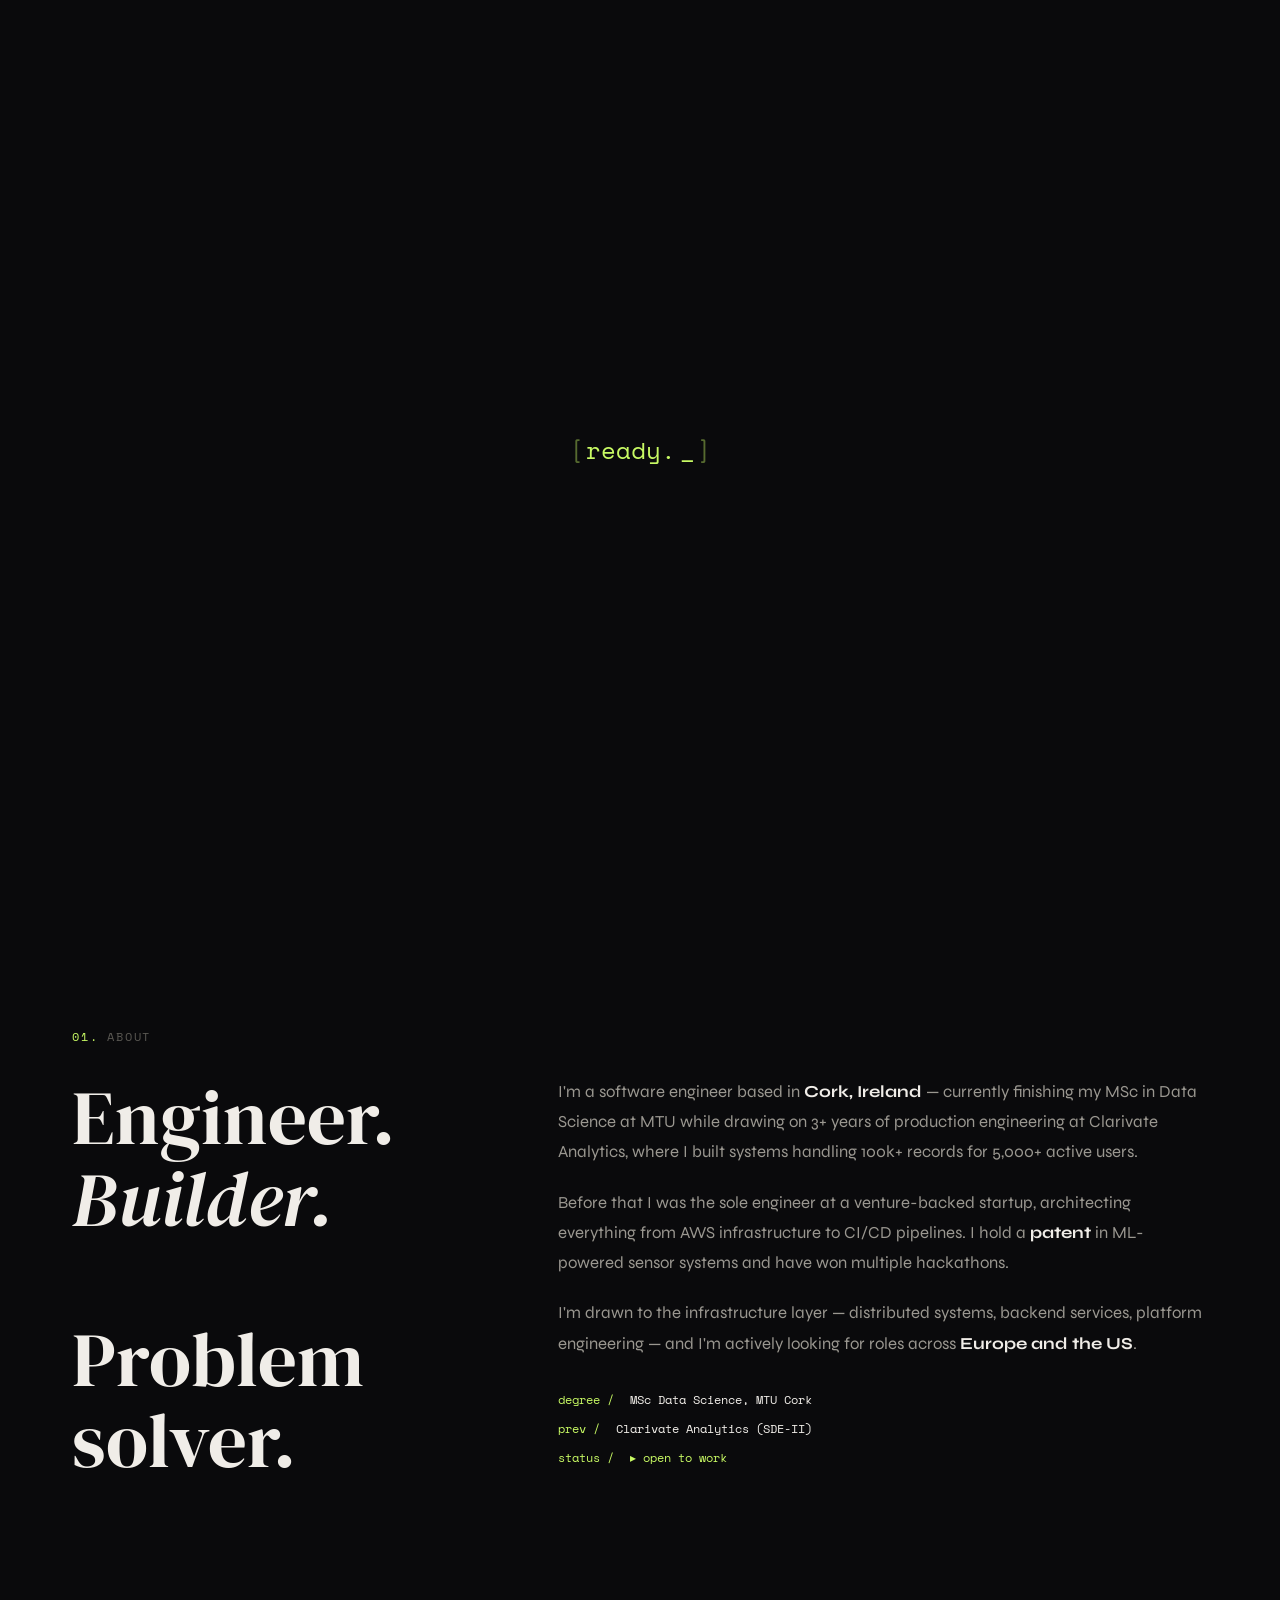
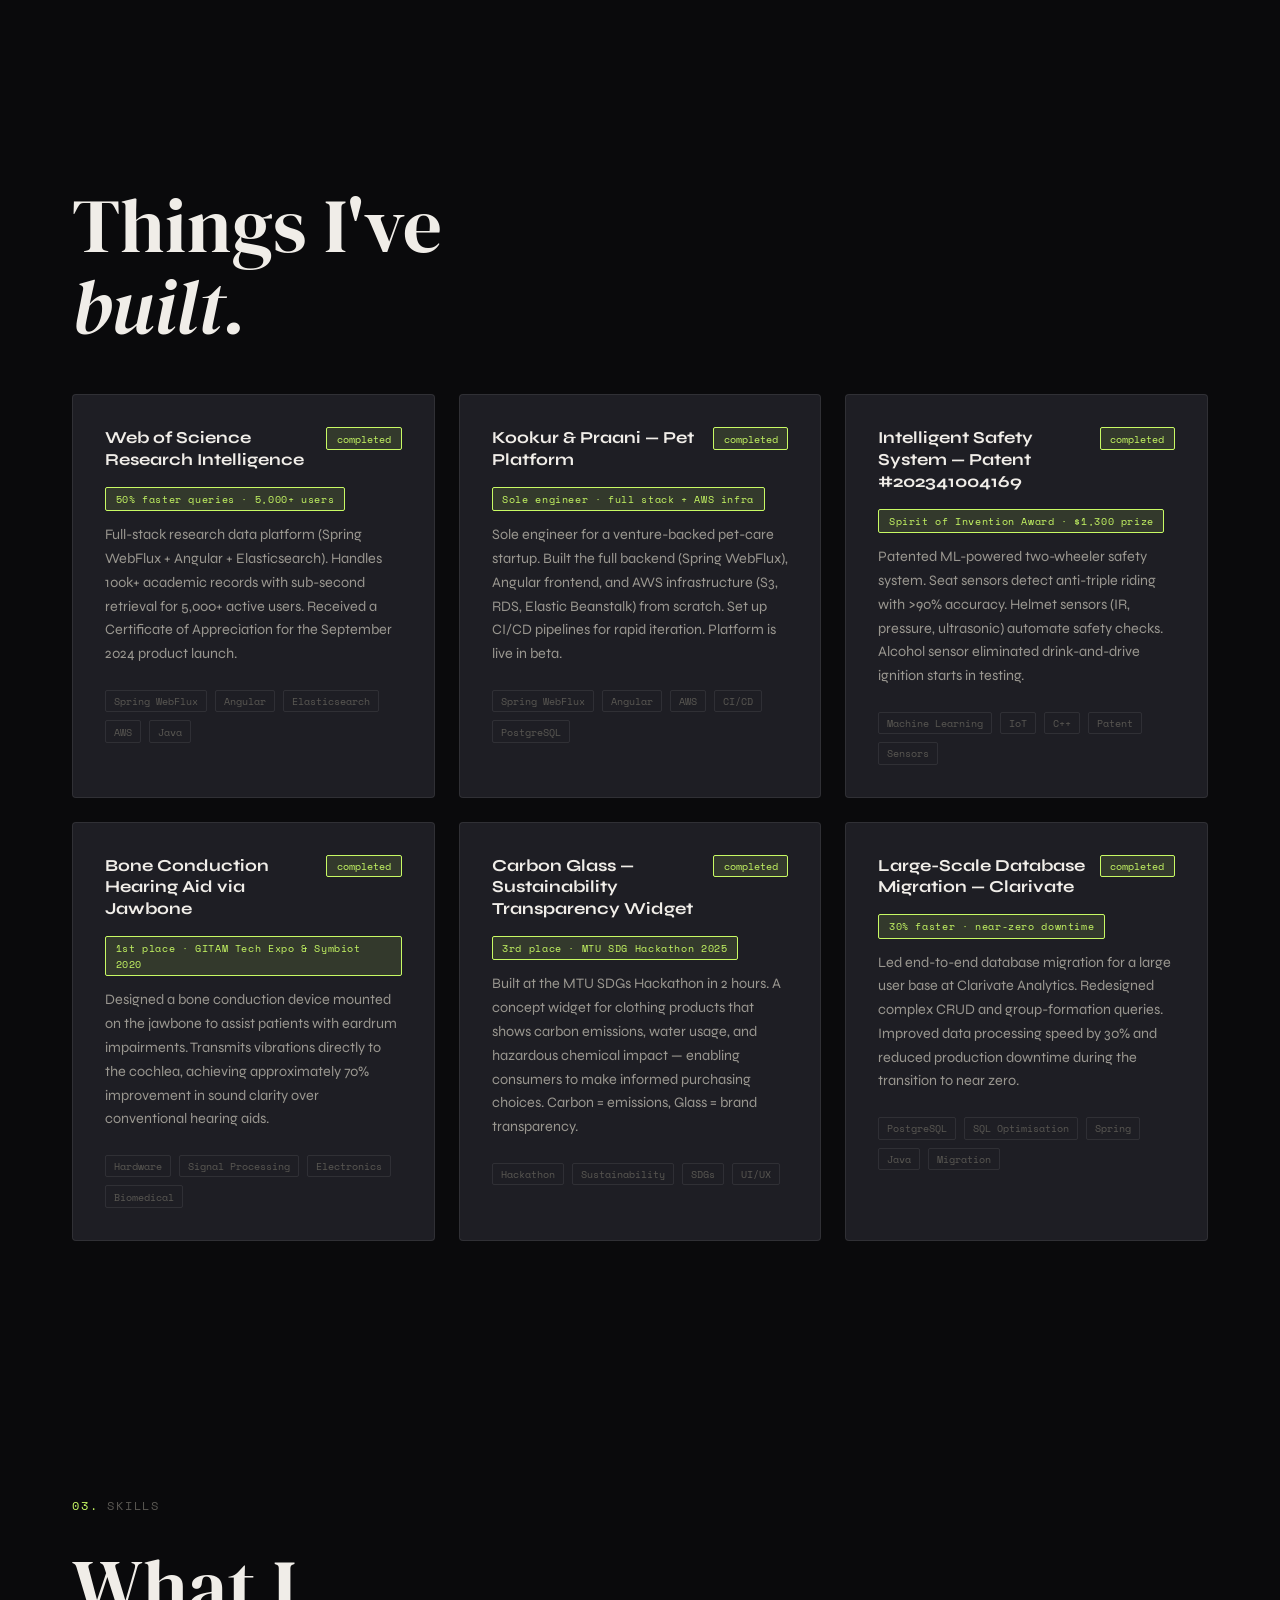
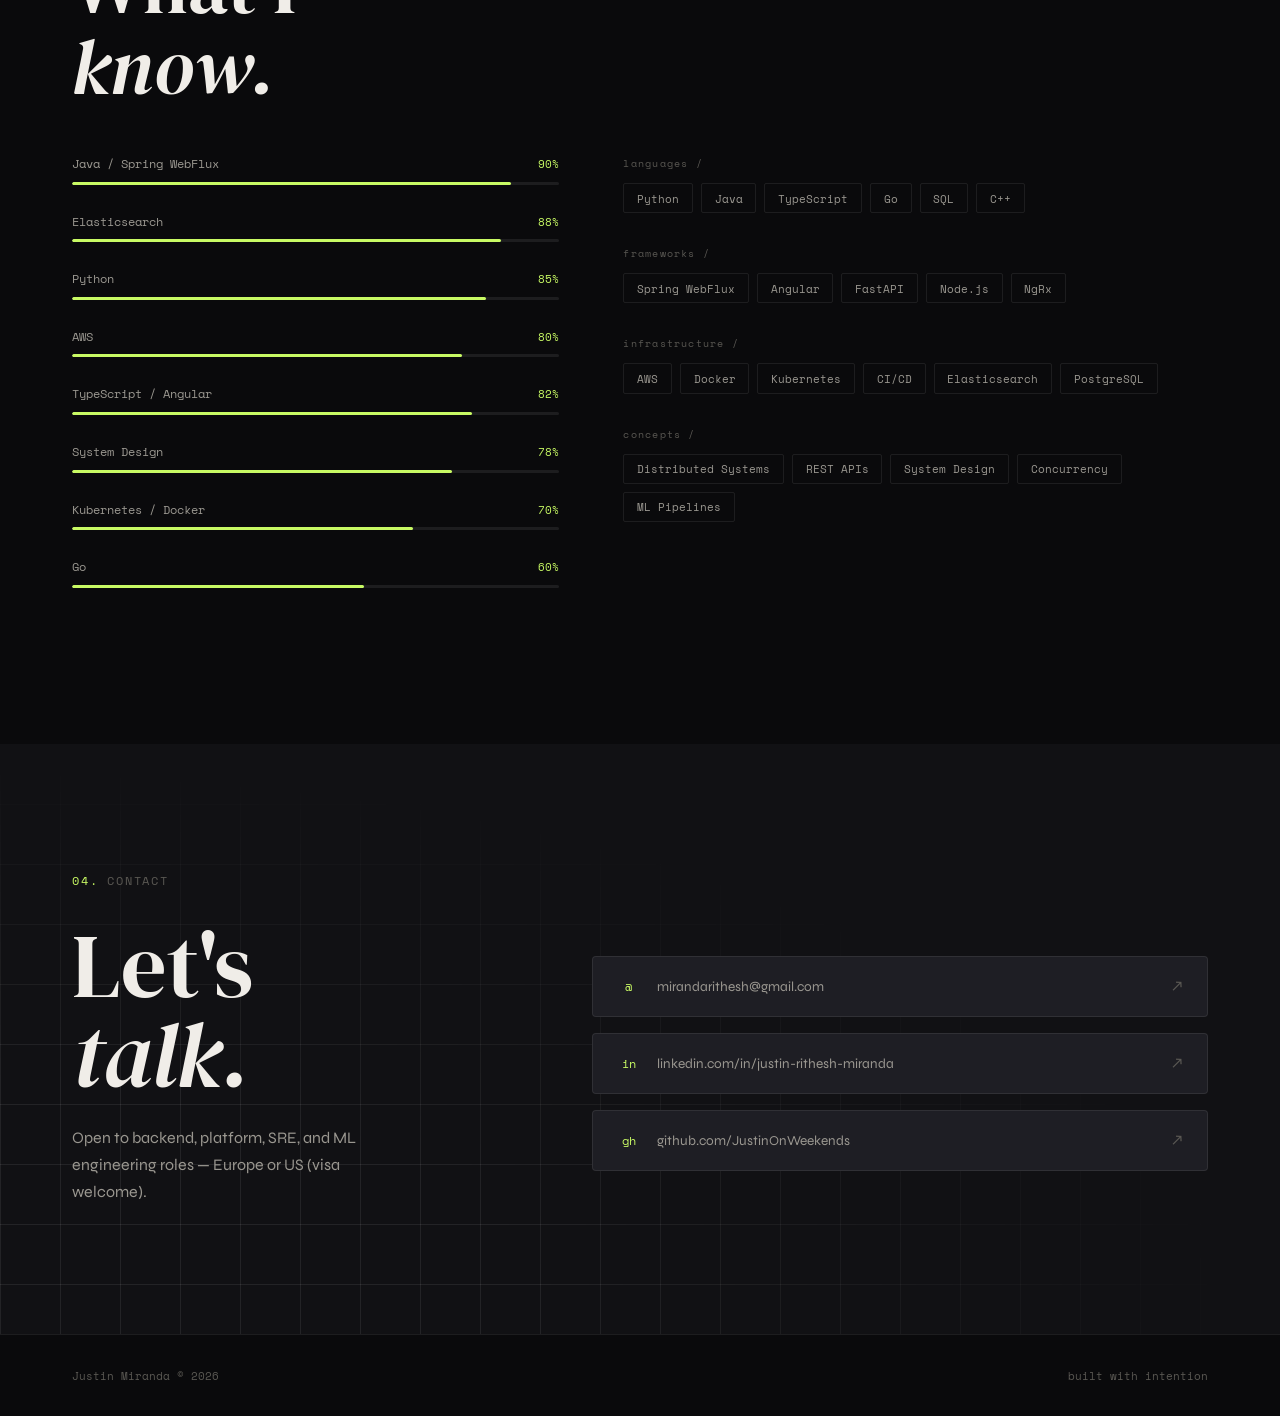
<file: index.html>
<!DOCTYPE html>
<html lang="en" data-theme="dark">
<head>
  <meta charset="UTF-8" />
  <meta name="viewport" content="width=device-width, initial-scale=1.0" />
  <title>Justin Miranda — Software Engineer</title>
  <link rel="preconnect" href="https://fonts.googleapis.com" />
  <link rel="preconnect" href="https://fonts.gstatic.com" crossorigin />
  <link href="https://fonts.googleapis.com/css2?family=DM+Serif+Display:ital@0;1&family=Space+Mono:ital,wght@0,400;0,700;1,400&family=Syne:wght@400;600;700;800&display=swap" rel="stylesheet" />
  <link rel="stylesheet" href="style.css" />
</head>
<body>

<!-- ░░ LOADER ░░ -->
<div id="loader">
  <div class="loader-inner">
    <span class="loader-bracket">[</span>
    <span class="loader-text" id="loaderText"></span>
    <span class="loader-cursor">_</span>
    <span class="loader-bracket">]</span>
  </div>
</div>

<!-- ░░ CURSOR ░░ -->
<div id="cursor"></div>
<div id="cursorTrail"></div>

<!-- ░░ NAV ░░ -->
<nav id="nav">
  <a href="#hero" class="nav-logo">JM<span class="nav-logo-dot">.</span></a>
  <ul class="nav-links">
    <li><a href="#about" data-text="about">about</a></li>
    <li><a href="#projects" data-text="projects">projects</a></li>
    <li><a href="#skills" data-text="skills">skills</a></li>
    <li><a href="#contact" data-text="contact">contact</a></li>
  </ul>
  <div class="nav-right">
    <button id="themeToggle" aria-label="Toggle theme">
      <span class="theme-icon sun">☀</span>
      <span class="theme-icon moon">◑</span>
    </button>
    <a href="secret.html" class="nav-secret" tabindex="-1">·</a>
  </div>
</nav>

<!-- ░░ HERO ░░ -->
<section id="hero">
  <div class="hero-bg-grid"></div>

  <div class="hero-content">
    <div class="hero-left">
      <div class="hero-tag reveal-up"><span class="mono">//</span> available for work</div>
      <h1 class="hero-name reveal-up">
        <span class="line-wrap"><span class="reveal-line">Justin</span></span>
        <span class="line-wrap"><span class="reveal-line delay-1">Miranda</span></span>
      </h1>
      <p class="hero-role reveal-up delay-2">
        <span class="mono accent">{"role":</span> "Software Engineer"<span class="mono accent">}</span>
      </p>
      <p class="hero-tagline reveal-up delay-3">
        Building systems that scale —<br/>from distributed backends to ML pipelines.
      </p>
      <div class="hero-ctas reveal-up delay-4">
        <a href="#projects" class="btn-primary">view work</a>
        <a href="#contact" class="btn-ghost">get in touch</a>
      </div>
      <div class="hero-stack reveal-up delay-5">
        <span class="stack-label mono">stack /</span>
        <span class="stack-item">Python</span>
        <span class="stack-item">Go</span>
        <span class="stack-item">AWS</span>
        <span class="stack-item">Elasticsearch</span>
        <span class="stack-item">K8s</span>
      </div>
    </div>

    <div class="hero-right reveal-up delay-2">
      <div class="avatar-wrap" id="avatarWrap">
        <!-- Base initials avatar -->
        <div class="avatar-base" id="avatarBase">JM</div>
        <!-- Dark mode overlay: subtle gradient ring -->
        <div class="avatar-overlay dark-overlay" id="darkOverlay"></div>
        <!-- Light mode overlay: sunglasses SVG -->
        <div class="avatar-overlay light-overlay" id="lightOverlay">
          <svg class="sunglasses-svg" viewBox="0 0 200 60" xmlns="http://www.w3.org/2000/svg">
            <!-- Bridge -->
            <line x1="78" y1="28" x2="122" y2="28" stroke="currentColor" stroke-width="3" stroke-linecap="round"/>
            <!-- Left lens -->
            <rect x="14" y="10" width="62" height="36" rx="12" fill="rgba(0,0,0,0.75)" stroke="currentColor" stroke-width="3"/>
            <!-- Right lens -->
            <rect x="124" y="10" width="62" height="36" rx="12" fill="rgba(0,0,0,0.75)" stroke="currentColor" stroke-width="3"/>
            <!-- Left arm -->
            <line x1="14" y1="22" x2="2" y2="18" stroke="currentColor" stroke-width="3" stroke-linecap="round"/>
            <!-- Right arm -->
            <line x1="186" y1="22" x2="198" y2="18" stroke="currentColor" stroke-width="3" stroke-linecap="round"/>
            <!-- Lens shine left -->
            <ellipse cx="32" cy="20" rx="8" ry="5" fill="rgba(255,255,255,0.12)" transform="rotate(-15 32 20)"/>
            <!-- Lens shine right -->
            <ellipse cx="142" cy="20" rx="8" ry="5" fill="rgba(255,255,255,0.12)" transform="rotate(-15 142 20)"/>
          </svg>
        </div>
        <!-- Floating badge -->
        <div class="avatar-badge">
          <span class="badge-dot"></span>
          <span>Cork, Ireland</span>
        </div>
      </div>

      <!-- Floating stats -->
      <div class="float-card fc-1 reveal-up delay-3">
        <div class="fc-num">3+</div>
        <div class="fc-label">years prod</div>
      </div>
      <div class="float-card fc-2 reveal-up delay-4">
        <div class="fc-num">5k+</div>
        <div class="fc-label">users served</div>
      </div>
      <div class="float-card fc-3 reveal-up delay-5">
        <div class="fc-num">1</div>
        <div class="fc-label">patent held</div>
      </div>
    </div>
  </div>

  <div class="hero-scroll-hint">
    <span class="mono">scroll</span>
    <div class="scroll-line"></div>
  </div>
</section>

<!-- ░░ ABOUT ░░ -->
<section id="about" class="section">
  <div class="container">
    <div class="section-label reveal-up"><span class="mono accent">01.</span> about</div>

    <div class="about-grid">
      <div class="about-text reveal-up">
        <h2 class="section-heading">Engineer.<br/><em>Builder.</em><br/>Problem solver.</h2>
      </div>

      <div class="about-body reveal-up delay-1">
        <p>
          I'm a software engineer based in <strong>Cork, Ireland</strong> — currently finishing my
          MSc in Data Science at MTU while drawing on 3+ years of production engineering at
          Clarivate Analytics, where I built systems handling 100k+ records for 5,000+ active users.
        </p>
        <p>
          Before that I was the sole engineer at a venture-backed startup, architecting everything
          from AWS infrastructure to CI/CD pipelines. I hold a <strong>patent</strong> in ML-powered
          sensor systems and have won multiple hackathons.
        </p>
        <p>
          I'm drawn to the infrastructure layer — distributed systems, backend services, platform
          engineering — and I'm actively looking for roles across <strong>Europe and the US</strong>.
        </p>

        <div class="about-meta">
          <div class="meta-item">
            <span class="mono accent">degree /</span>
            <span>MSc Data Science, MTU Cork</span>
          </div>
          <div class="meta-item">
            <span class="mono accent">prev /</span>
            <span>Clarivate Analytics (SDE-II)</span>
          </div>
          <div class="meta-item">
            <span class="mono accent">status /</span>
            <span class="status-open">open to work</span>
          </div>
        </div>
      </div>
    </div>
  </div>
</section>

<!-- ░░ PROJECTS ░░ -->
<section id="projects" class="section">
  <div class="container">
    <div class="section-label reveal-up"><span class="mono accent">02.</span> projects</div>
    <h2 class="section-heading reveal-up">Things I've<br/><em>built.</em></h2>

    <div class="projects-grid" id="projectsGrid">
      <!-- Populated by JS -->
    </div>
  </div>
</section>

<!-- ░░ SKILLS ░░ -->
<section id="skills" class="section">
  <div class="container">
    <div class="section-label reveal-up"><span class="mono accent">03.</span> skills</div>
    <h2 class="section-heading reveal-up">What I<br/><em>know.</em></h2>

    <div class="skills-layout">
      <div class="skills-bars reveal-up delay-1" id="skillBars">
        <!-- Populated by JS -->
      </div>

      <div class="skills-chips reveal-up delay-2">
        <div class="chips-group">
          <div class="chips-title mono">languages /</div>
          <div class="chips-wrap">
            <span class="chip">Python</span><span class="chip">Java</span>
            <span class="chip">TypeScript</span><span class="chip">Go</span>
            <span class="chip">SQL</span><span class="chip">C++</span>
          </div>
        </div>
        <div class="chips-group">
          <div class="chips-title mono">frameworks /</div>
          <div class="chips-wrap">
            <span class="chip">Spring WebFlux</span><span class="chip">Angular</span>
            <span class="chip">FastAPI</span><span class="chip">Node.js</span>
            <span class="chip">NgRx</span>
          </div>
        </div>
        <div class="chips-group">
          <div class="chips-title mono">infrastructure /</div>
          <div class="chips-wrap">
            <span class="chip">AWS</span><span class="chip">Docker</span>
            <span class="chip">Kubernetes</span><span class="chip">CI/CD</span>
            <span class="chip">Elasticsearch</span><span class="chip">PostgreSQL</span>
          </div>
        </div>
        <div class="chips-group">
          <div class="chips-title mono">concepts /</div>
          <div class="chips-wrap">
            <span class="chip">Distributed Systems</span><span class="chip">REST APIs</span>
            <span class="chip">System Design</span><span class="chip">Concurrency</span>
            <span class="chip">ML Pipelines</span>
          </div>
        </div>
      </div>
    </div>
  </div>
</section>

<!-- ░░ CONTACT ░░ -->
<section id="contact" class="section">
  <div class="container">
    <div class="section-label reveal-up"><span class="mono accent">04.</span> contact</div>

    <div class="contact-wrap">
      <div class="contact-left reveal-up">
        <h2 class="contact-heading">Let's<br/><em>talk.</em></h2>
        <p class="contact-sub">Open to backend, platform, SRE, and ML engineering roles — Europe or US (visa welcome).</p>
      </div>

      <div class="contact-links reveal-up delay-1">
        <a href="mailto:mirandarithesh@gmail.com" class="contact-link">
          <span class="cl-icon mono">@</span>
          <span class="cl-text">mirandarithesh@gmail.com</span>
          <span class="cl-arrow">↗</span>
        </a>
        <a href="https://www.linkedin.com/in/justin-rithesh-miranda/" target="_blank" class="contact-link">
          <span class="cl-icon mono">in</span>
          <span class="cl-text">linkedin.com/in/justin-rithesh-miranda</span>
          <span class="cl-arrow">↗</span>
        </a>
        <a href="https://github.com/JustinOnWeekends" target="_blank" class="contact-link">
          <span class="cl-icon mono">gh</span>
          <span class="cl-text">github.com/JustinOnWeekends</span>
          <span class="cl-arrow">↗</span>
        </a>
      </div>
    </div>
  </div>
</section>

<!-- ░░ FOOTER ░░ -->
<footer>
  <div class="container footer-inner">
    <span class="mono">Justin Miranda © 2026</span>
    <span class="mono footer-made">built with intention</span>
  </div>
</footer>

<script src="main.js"></script>
</body>
</html>
</file>
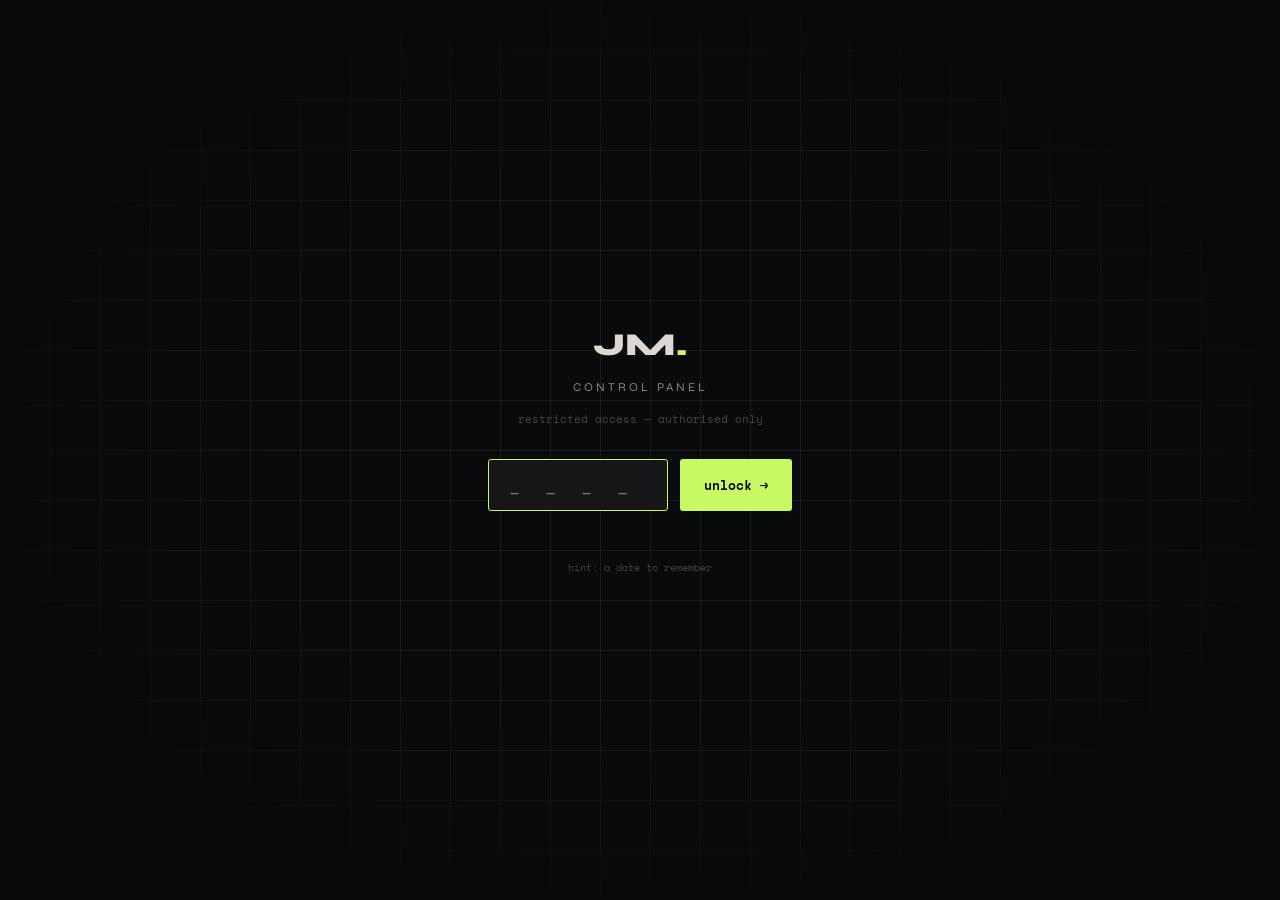
<file: secret (1).html>
<!DOCTYPE html>
<html lang="en" data-theme="dark">
<head>
  <meta charset="UTF-8" />
  <meta name="viewport" content="width=device-width, initial-scale=1.0" />
  <title>JM // Control Panel</title>
  <link rel="preconnect" href="https://fonts.googleapis.com" />
  <link href="https://fonts.googleapis.com/css2?family=Space+Mono:ital,wght@0,400;0,700;1,400&family=Syne:wght@400;600;700;800&display=swap" rel="stylesheet" />
  <link rel="stylesheet" href="dashboard.css" />
</head>
<body>

<!-- ░░ LOCK SCREEN ░░ -->
<div id="lockScreen">
  <div class="lock-inner">
    <div class="lock-logo">JM<span style="color:var(--accent)">.</span></div>
    <div class="lock-title">control panel</div>
    <div class="lock-sub mono">restricted access — authorised only</div>
    <div class="lock-input-wrap">
      <input type="password" id="passcodeInput" class="lock-input mono"
        placeholder="_ _ _ _ _ _" maxlength="6" autocomplete="off" autofocus />
      <button id="unlockBtn" class="unlock-btn mono">unlock →</button>
    </div>
    <div id="lockError" class="lock-error mono"></div>
    <div class="lock-hint mono">hint: a date to remember</div>
  </div>
</div>

<!-- ░░ DASHBOARD ░░ -->
<div id="dashboard" class="hidden">

  <aside id="sidebar">
    <div class="sb-logo">JM<span style="color:var(--accent)">.</span></div>
    <nav class="sb-nav">
      <div class="sb-section-label mono">tracking</div>
      <button class="sb-btn active" data-panel="overview">overview</button>
      <button class="sb-btn" data-panel="weekly">this week</button>
      <button class="sb-btn" data-panel="skills">skill sprint</button>
      <button class="sb-btn" data-panel="projects">projects</button>
      <button class="sb-btn" data-panel="jobs">job targets</button>

      <div class="sb-section-label mono" style="margin-top:1rem">roadmap</div>
      <button class="sb-btn" data-panel="reality">reality check</button>
      <button class="sb-btn" data-panel="phases">phase plan</button>
      <button class="sb-btn" data-panel="learn">what to learn</button>
      <button class="sb-btn" data-panel="buildprojs">projects to build</button>
      <button class="sb-btn" data-panel="network">networking</button>
      <button class="sb-btn" data-panel="posting">posting plan</button>

      <div class="sb-section-label mono" style="margin-top:1rem">profile</div>
      <button class="sb-btn" data-panel="linkedin">linkedin fix</button>
      <button class="sb-btn" data-panel="content">content ideas</button>
    </nav>
    <div class="sb-bottom">
      <a href="index.html" class="sb-back mono">← portfolio</a>
      <button id="logoutBtn" class="sb-back mono" style="margin-top:0.5rem;width:100%;text-align:left">lock ⊘</button>
    </div>
  </aside>

  <main id="main">

    <!-- ── OVERVIEW ── -->
    <div class="panel active" id="panel-overview">
      <div class="panel-header">
        <h1 class="panel-title">overview</h1>
        <span class="panel-date mono" id="todayDate"></span>
      </div>
      <div class="stat-row">
        <div class="stat-card" id="statDone"></div>
        <div class="stat-card" id="statWeek"></div>
        <div class="stat-card" id="statGoal"></div>
        <div class="stat-card" id="statDays"></div>
      </div>
      <div class="progress-section">
        <div class="ps-label mono">overall goal progress</div>
        <div class="ps-track"><div class="ps-fill" id="overallFill"></div></div>
        <div class="ps-meta mono" id="overallMeta"></div>
      </div>
      <div class="two-col">
        <div>
          <div class="widget-title mono">phase timeline</div>
          <div class="timeline" id="timeline"></div>
        </div>
        <div>
          <div class="widget-title mono">do today</div>
          <div id="quickWins"></div>
        </div>
      </div>
    </div>

    <!-- ── WEEKLY ── -->
    <div class="panel" id="panel-weekly">
      <div class="panel-header">
        <h1 class="panel-title">this week</h1>
        <button class="btn-sm mono" id="resetWeekBtn">reset week</button>
      </div>
      <div id="weeklyBoard"></div>
    </div>

    <!-- ── SKILL SPRINT ── -->
    <div class="panel" id="panel-skills">
      <div class="panel-header"><h1 class="panel-title">skill sprint</h1></div>
      <div class="two-col">
        <div>
          <div class="widget-title mono">priority 1 — foundations</div>
          <div id="skillList1"></div>
        </div>
        <div>
          <div class="widget-title mono">priority 2 — differentiators</div>
          <div id="skillList2"></div>
        </div>
      </div>
      <div class="widget-title mono" style="margin-top:2rem">dsa problem tracker (neetcode 150)</div>
      <div id="dsaTracker"></div>
    </div>

    <!-- ── PROJECTS (manage public portfolio) ── -->
    <div class="panel" id="panel-projects">
      <div class="panel-header"><h1 class="panel-title">projects</h1></div>
      <div id="projectBoard"></div>
    </div>

    <!-- ── JOB TARGETS ── -->
    <div class="panel" id="panel-jobs">
      <div class="panel-header"><h1 class="panel-title">job targets</h1></div>
      <div id="jobBoard"></div>
    </div>

    <!-- ── REALITY CHECK ── -->
    <div class="panel" id="panel-reality">
      <div class="panel-header"><h1 class="panel-title">reality check</h1></div>
      <div id="realityContent"></div>
    </div>

    <!-- ── PHASE PLAN ── -->
    <div class="panel" id="panel-phases">
      <div class="panel-header"><h1 class="panel-title">phase plan</h1></div>
      <div id="phasesContent"></div>
    </div>

    <!-- ── WHAT TO LEARN ── -->
    <div class="panel" id="panel-learn">
      <div class="panel-header"><h1 class="panel-title">what to learn</h1></div>
      <div id="learnContent"></div>
    </div>

    <!-- ── PROJECTS TO BUILD ── -->
    <div class="panel" id="panel-buildprojs">
      <div class="panel-header"><h1 class="panel-title">projects to build</h1></div>
      <div id="buildProjsContent"></div>
    </div>

    <!-- ── NETWORKING ── -->
    <div class="panel" id="panel-network">
      <div class="panel-header"><h1 class="panel-title">networking</h1></div>
      <div id="networkContent"></div>
    </div>

    <!-- ── POSTING PLAN ── -->
    <div class="panel" id="panel-posting">
      <div class="panel-header"><h1 class="panel-title">posting plan</h1></div>
      <div id="postingContent"></div>
    </div>

    <!-- ── LINKEDIN ── -->
    <div class="panel" id="panel-linkedin">
      <div class="panel-header"><h1 class="panel-title">linkedin fix</h1></div>
      <div id="linkedinChecklist"></div>
    </div>

    <!-- ── CONTENT IDEAS ── -->
    <div class="panel" id="panel-content">
      <div class="panel-header"><h1 class="panel-title">content ideas</h1></div>
      <div id="contentPlan"></div>
    </div>

  </main>
</div>

<script src="dashboard.js"></script>
</body>
</html>
</file>
<file: style.css>
/* ============================================
   JUSTIN MIRANDA — PORTFOLIO
   Aesthetic: Editorial-Terminal · Geometric
   ============================================ */

/* ── FONTS ─────────────────────────────────── */
/* DM Serif Display — editorial headings        */
/* Space Mono — code/mono accents               */
/* Syne — clean body / UI                       */

/* ── VARIABLES ──────────────────────────────── */
:root {
  --ease-out: cubic-bezier(0.16, 1, 0.3, 1);
  --ease-spring: cubic-bezier(0.34, 1.56, 0.64, 1);
  --dur-fast: 200ms;
  --dur-med: 400ms;
  --dur-slow: 700ms;
}

[data-theme="dark"] {
  --bg: #0a0a0c;
  --bg-2: #111114;
  --bg-3: #1a1a1f;
  --surface: #1e1e24;
  --surface-2: #26262e;
  --border: rgba(255,255,255,0.08);
  --border-accent: rgba(255,255,255,0.18);
  --text: #f0ede8;
  --text-2: #9a9790;
  --text-3: #5a5853;
  --accent: #c8fa64;
  --accent-2: #64c8fa;
  --accent-muted: rgba(200,250,100,0.12);
  --glow: rgba(200,250,100,0.15);
  --avatar-bg: #1e1e24;
  --avatar-text: #c8fa64;
  --glasses-color: #c8fa64;
}

[data-theme="light"] {
  --bg: #f5f3ef;
  --bg-2: #eeecea;
  --bg-3: #e6e3de;
  --surface: #ffffff;
  --surface-2: #f0ede8;
  --border: rgba(0,0,0,0.08);
  --border-accent: rgba(0,0,0,0.18);
  --text: #1a1916;
  --text-2: #6b6763;
  --text-3: #a8a49e;
  --accent: #1a7a2e;
  --accent-2: #1a4a8a;
  --accent-muted: rgba(26,122,46,0.1);
  --glow: rgba(26,122,46,0.08);
  --avatar-bg: #1a1916;
  --avatar-text: #f5f3ef;
  --glasses-color: #ff6b35;
}

/* ── RESET ──────────────────────────────────── */
*, *::before, *::after { box-sizing: border-box; margin: 0; padding: 0; }
html { scroll-behavior: smooth; }
body {
  font-family: 'Syne', sans-serif;
  background: var(--bg);
  color: var(--text);
  overflow-x: hidden;
  cursor: none;
  transition: background var(--dur-slow) var(--ease-out),
              color var(--dur-slow) var(--ease-out);
}
a { color: inherit; text-decoration: none; }
button { cursor: none; border: none; background: none; }

/* ── TYPOGRAPHY ─────────────────────────────── */
.mono { font-family: 'Space Mono', monospace; }
.accent { color: var(--accent); }
em { font-family: 'DM Serif Display', serif; font-style: italic; }

/* ── CURSOR ─────────────────────────────────── */
#cursor {
  width: 10px; height: 10px;
  background: var(--accent);
  border-radius: 50%;
  position: fixed; top: 0; left: 0;
  pointer-events: none;
  z-index: 9999;
  transform: translate(-50%, -50%);
  transition: transform var(--dur-fast) var(--ease-out),
              width var(--dur-fast) var(--ease-out),
              height var(--dur-fast) var(--ease-out),
              background var(--dur-fast);
  mix-blend-mode: difference;
}
#cursorTrail {
  width: 36px; height: 36px;
  border: 1px solid var(--accent);
  border-radius: 50%;
  position: fixed; top: 0; left: 0;
  pointer-events: none;
  z-index: 9998;
  transform: translate(-50%, -50%);
  transition: transform 120ms var(--ease-out),
              opacity var(--dur-fast),
              border-color var(--dur-slow);
  opacity: 0.5;
}
body.cursor-hover #cursor { width: 20px; height: 20px; opacity: 0.7; }
body.cursor-hover #cursorTrail { transform: translate(-50%, -50%) scale(1.4); opacity: 0.3; }

/* ── LOADER ─────────────────────────────────── */
#loader {
  position: fixed; inset: 0;
  background: var(--bg);
  display: flex; align-items: center; justify-content: center;
  z-index: 10000;
  transition: opacity 600ms var(--ease-out), visibility 600ms;
}
#loader.hidden { opacity: 0; visibility: hidden; pointer-events: none; }
.loader-inner {
  font-family: 'Space Mono', monospace;
  font-size: clamp(1rem, 3vw, 1.5rem);
  color: var(--accent);
  display: flex; align-items: center; gap: 2px;
}
.loader-bracket { opacity: 0.4; }
.loader-cursor {
  animation: blink 0.7s step-end infinite;
  margin-left: 2px;
}
@keyframes blink { 50% { opacity: 0; } }

/* ── NAV ────────────────────────────────────── */
#nav {
  position: fixed; top: 0; left: 0; right: 0;
  z-index: 100;
  padding: 1.25rem 2rem;
  display: flex; align-items: center; justify-content: space-between;
  transition: background var(--dur-med) var(--ease-out),
              backdrop-filter var(--dur-med),
              border-color var(--dur-med);
  border-bottom: 1px solid transparent;
}
#nav.scrolled {
  background: rgba(10,10,12,0.85);
  backdrop-filter: blur(20px) saturate(180%);
  border-bottom-color: var(--border);
}
[data-theme="light"] #nav.scrolled {
  background: rgba(245,243,239,0.85);
}
.nav-logo {
  font-family: 'Syne', sans-serif;
  font-weight: 800; font-size: 1.25rem;
  letter-spacing: -0.02em;
}
.nav-logo-dot { color: var(--accent); }
.nav-links { display: flex; gap: 2rem; list-style: none; }
.nav-links a {
  font-family: 'Space Mono', monospace;
  font-size: 0.75rem;
  color: var(--text-2);
  position: relative;
  transition: color var(--dur-fast);
}
.nav-links a::after {
  content: '';
  position: absolute; bottom: -3px; left: 0;
  width: 0; height: 1px;
  background: var(--accent);
  transition: width var(--dur-med) var(--ease-out);
}
.nav-links a:hover { color: var(--text); }
.nav-links a:hover::after { width: 100%; }
.nav-right { display: flex; align-items: center; gap: 1rem; }

/* theme toggle */
#themeToggle {
  width: 44px; height: 24px;
  background: var(--surface);
  border: 1px solid var(--border-accent);
  border-radius: 12px;
  display: flex; align-items: center;
  padding: 3px;
  transition: background var(--dur-med), border-color var(--dur-slow);
  position: relative; overflow: hidden;
}
.theme-icon {
  position: absolute;
  font-size: 0.75rem;
  transition: transform var(--dur-med) var(--ease-out), opacity var(--dur-med);
}
.theme-icon.sun { right: 5px; }
.theme-icon.moon { left: 5px; }
[data-theme="dark"] .theme-icon.sun { opacity: 0.3; transform: scale(0.7); }
[data-theme="dark"] .theme-icon.moon { opacity: 1; transform: scale(1); }
[data-theme="light"] .theme-icon.sun { opacity: 1; transform: scale(1); }
[data-theme="light"] .theme-icon.moon { opacity: 0.3; transform: scale(0.7); }
.nav-secret { opacity: 0; pointer-events: auto; width: 10px; }

/* ── SECTION BASE ───────────────────────────── */
.section { padding: 8rem 0; }
.container { max-width: 1200px; margin: 0 auto; padding: 0 2rem; }
.section-label {
  font-family: 'Space Mono', monospace;
  font-size: 0.75rem;
  color: var(--text-3);
  text-transform: uppercase;
  letter-spacing: 0.15em;
  margin-bottom: 2rem;
}
.section-heading {
  font-family: 'DM Serif Display', serif;
  font-size: clamp(2.5rem, 6vw, 5rem);
  line-height: 1.05;
  font-weight: 400;
  margin-bottom: 3rem;
}
.section-heading em { display: block; }

/* ── REVEAL ANIMATIONS ──────────────────────── */
.reveal-up {
  opacity: 0;
  transform: translateY(40px);
  transition: opacity 0.7s var(--ease-out), transform 0.7s var(--ease-out);
}
.reveal-up.visible { opacity: 1; transform: translateY(0); }
.delay-1 { transition-delay: 100ms; }
.delay-2 { transition-delay: 200ms; }
.delay-3 { transition-delay: 350ms; }
.delay-4 { transition-delay: 500ms; }
.delay-5 { transition-delay: 650ms; }

/* ── HERO ───────────────────────────────────── */
#hero {
  min-height: 100vh;
  display: flex; align-items: center;
  position: relative; overflow: hidden;
  padding-top: 5rem;
}
.hero-bg-grid {
  position: absolute; inset: 0;
  background-image:
    linear-gradient(var(--border) 1px, transparent 1px),
    linear-gradient(90deg, var(--border) 1px, transparent 1px);
  background-size: 80px 80px;
  mask-image: radial-gradient(ellipse at 50% 50%, black 40%, transparent 80%);
  -webkit-mask-image: radial-gradient(ellipse at 50% 50%, black 40%, transparent 80%);
  pointer-events: none;
  transition: opacity 0.7s;
}
.hero-content {
  display: grid;
  grid-template-columns: 1fr 1fr;
  gap: 4rem;
  align-items: center;
  max-width: 1200px;
  margin: 0 auto;
  padding: 0 2rem;
  width: 100%;
}
.hero-tag {
  font-family: 'Space Mono', monospace;
  font-size: 0.7rem;
  color: var(--accent);
  background: var(--accent-muted);
  border: 1px solid var(--accent);
  border-radius: 2px;
  padding: 0.35rem 0.75rem;
  display: inline-flex; align-items: center; gap: 0.5rem;
  margin-bottom: 1.5rem;
  letter-spacing: 0.08em;
}
.hero-tag::before {
  content: '';
  width: 6px; height: 6px;
  background: var(--accent);
  border-radius: 50%;
  animation: pulse 2s ease-in-out infinite;
}
@keyframes pulse { 0%,100%{opacity:1;transform:scale(1)} 50%{opacity:0.4;transform:scale(0.7)} }

.hero-name {
  font-family: 'DM Serif Display', serif;
  font-size: clamp(3.5rem, 8vw, 7rem);
  line-height: 0.95;
  font-weight: 400;
  margin-bottom: 1.5rem;
  overflow: hidden;
}
.line-wrap { display: block; overflow: hidden; }
.reveal-line {
  display: block;
  transform: translateY(100%);
  transition: transform 0.8s var(--ease-out);
}
.reveal-line.visible { transform: translateY(0); }
.delay-1 .reveal-line { transition-delay: 150ms; }

.hero-role {
  font-size: 0.85rem;
  color: var(--text-2);
  margin-bottom: 1.25rem;
  letter-spacing: 0.02em;
}
.hero-role .accent { color: var(--accent); }
.hero-tagline {
  font-size: 1.1rem;
  color: var(--text-2);
  line-height: 1.65;
  margin-bottom: 2.5rem;
  max-width: 380px;
}
.hero-ctas { display: flex; gap: 1rem; margin-bottom: 2.5rem; flex-wrap: wrap; }
.btn-primary {
  font-family: 'Space Mono', monospace;
  font-size: 0.8rem;
  padding: 0.875rem 2rem;
  background: var(--accent);
  color: var(--bg);
  border-radius: 2px;
  font-weight: 700;
  letter-spacing: 0.05em;
  transition: transform var(--dur-fast) var(--ease-spring),
              box-shadow var(--dur-fast);
}
.btn-primary:hover {
  transform: translateY(-2px);
  box-shadow: 0 8px 24px var(--glow);
}
.btn-ghost {
  font-family: 'Space Mono', monospace;
  font-size: 0.8rem;
  padding: 0.875rem 2rem;
  border: 1px solid var(--border-accent);
  border-radius: 2px;
  color: var(--text-2);
  letter-spacing: 0.05em;
  transition: border-color var(--dur-fast), color var(--dur-fast);
}
.btn-ghost:hover { border-color: var(--accent); color: var(--accent); }
.hero-stack { display: flex; align-items: center; gap: 0.75rem; flex-wrap: wrap; }
.stack-label { font-size: 0.65rem; color: var(--text-3); letter-spacing: 0.1em; }
.stack-item {
  font-family: 'Space Mono', monospace;
  font-size: 0.65rem;
  color: var(--text-2);
  border: 1px solid var(--border);
  padding: 0.2rem 0.5rem;
  border-radius: 2px;
  transition: border-color var(--dur-fast), color var(--dur-fast);
}
.stack-item:hover { border-color: var(--accent); color: var(--accent); }

/* ── AVATAR ─────────────────────────────────── */
.hero-right { position: relative; display: flex; justify-content: center; }
.avatar-wrap {
  position: relative;
  width: 280px; height: 280px;
}
.avatar-base {
  width: 100%; height: 100%;
  border-radius: 50%;
  background: var(--avatar-bg);
  border: 2px solid var(--border-accent);
  display: flex; align-items: center; justify-content: center;
  font-family: 'DM Serif Display', serif;
  font-size: 5rem;
  color: var(--avatar-text);
  font-weight: 400;
  position: relative;
  overflow: hidden;
  transition: border-color var(--dur-slow), background var(--dur-slow);
}
.avatar-base::after {
  content: '';
  position: absolute; inset: 0;
  border-radius: 50%;
  background: radial-gradient(circle at 30% 30%, rgba(255,255,255,0.06), transparent 60%);
}
/* Rotating ring */
.avatar-base::before {
  content: '';
  position: absolute;
  inset: -4px;
  border-radius: 50%;
  background: conic-gradient(var(--accent) 0deg, transparent 60deg, transparent 300deg, var(--accent) 360deg);
  animation: spin 8s linear infinite;
  opacity: 0.5;
  z-index: -1;
}
@keyframes spin { to { transform: rotate(360deg); } }

.avatar-overlay {
  position: absolute; inset: 0;
  border-radius: 50%;
  pointer-events: none;
  transition: opacity 600ms var(--ease-out), transform 600ms var(--ease-spring);
}
/* Dark overlay — subtle inner glow ring */
.dark-overlay {
  background: radial-gradient(circle at 50% 110%, rgba(200,250,100,0.12), transparent 60%);
  opacity: 1;
}
/* Sunglasses overlay */
.light-overlay {
  display: flex; align-items: center; justify-content: center;
  padding: 0 20px;
  padding-top: 60px;
  opacity: 0;
  transform: translateY(-10px) scale(0.8);
}
.sunglasses-svg {
  width: 85%;
  color: var(--glasses-color);
  filter: drop-shadow(0 2px 8px rgba(255,107,53,0.5));
  transition: color var(--dur-slow);
}

/* Light mode: show glasses, hide dark overlay */
[data-theme="light"] .light-overlay {
  opacity: 1;
  transform: translateY(0) scale(1);
}
[data-theme="light"] .dark-overlay { opacity: 0; }

/* Theme transition flash effect */
.avatar-base.flashing {
  animation: themeFlash 0.5s var(--ease-out);
}
@keyframes themeFlash {
  0% { transform: scale(1); }
  30% { transform: scale(0.95); box-shadow: 0 0 40px var(--glow); }
  70% { transform: scale(1.03); }
  100% { transform: scale(1); }
}

.avatar-badge {
  position: absolute;
  bottom: 12px; left: 50%;
  transform: translateX(-50%);
  background: var(--surface);
  border: 1px solid var(--border-accent);
  border-radius: 20px;
  padding: 0.3rem 0.8rem;
  font-family: 'Space Mono', monospace;
  font-size: 0.6rem;
  color: var(--text-2);
  display: flex; align-items: center; gap: 0.4rem;
  white-space: nowrap;
  transition: background var(--dur-slow), border-color var(--dur-slow);
}
.badge-dot {
  width: 6px; height: 6px;
  background: var(--accent);
  border-radius: 50%;
  animation: pulse 2s ease-in-out infinite;
}

/* Float cards */
.float-card {
  position: absolute;
  background: var(--surface);
  border: 1px solid var(--border-accent);
  border-radius: 8px;
  padding: 0.75rem 1rem;
  backdrop-filter: blur(12px);
  transition: background var(--dur-slow), border-color var(--dur-slow),
              transform var(--dur-med) var(--ease-out);
}
.float-card:hover { transform: translateY(-3px) !important; }
.fc-1 { top: -10px; right: -30px; }
.fc-2 { bottom: 20px; right: -40px; }
.fc-3 { top: 40%; left: -50px; }
.fc-num {
  font-family: 'DM Serif Display', serif;
  font-size: 1.6rem;
  color: var(--accent);
  line-height: 1;
}
.fc-label {
  font-family: 'Space Mono', monospace;
  font-size: 0.6rem;
  color: var(--text-3);
  margin-top: 2px;
  letter-spacing: 0.08em;
}

/* Scroll hint */
.hero-scroll-hint {
  position: absolute;
  bottom: 2.5rem; left: 2rem;
  display: flex; align-items: center; gap: 0.75rem;
  font-family: 'Space Mono', monospace;
  font-size: 0.6rem;
  color: var(--text-3);
  letter-spacing: 0.15em;
}
.scroll-line {
  width: 40px; height: 1px;
  background: var(--text-3);
  position: relative; overflow: hidden;
}
.scroll-line::after {
  content: '';
  position: absolute; inset: 0;
  background: var(--accent);
  transform: translateX(-100%);
  animation: scanLine 2s ease-in-out infinite;
}
@keyframes scanLine {
  0% { transform: translateX(-100%); }
  50% { transform: translateX(0); }
  100% { transform: translateX(100%); }
}

/* ── ABOUT ──────────────────────────────────── */
.about-grid {
  display: grid;
  grid-template-columns: 1fr 1.6fr;
  gap: 5rem;
  align-items: start;
}
.about-text .section-heading { margin-bottom: 0; }
.about-body p {
  color: var(--text-2);
  line-height: 1.8;
  margin-bottom: 1.25rem;
  font-size: 1.05rem;
}
.about-body strong { color: var(--text); }
.about-meta { margin-top: 2rem; display: flex; flex-direction: column; gap: 0.75rem; }
.meta-item {
  font-family: 'Space Mono', monospace;
  font-size: 0.75rem;
  display: flex; gap: 1rem;
  align-items: baseline;
}
.meta-item .accent { color: var(--accent); }
.status-open {
  color: var(--accent);
  position: relative;
}
.status-open::before {
  content: '▸ ';
  animation: blink 1.4s step-end infinite;
}

/* ── PROJECTS ───────────────────────────────── */
.projects-grid {
  display: grid;
  grid-template-columns: repeat(auto-fill, minmax(340px, 1fr));
  gap: 1.5rem;
}
.project-card {
  background: var(--surface);
  border: 1px solid var(--border);
  border-radius: 4px;
  padding: 2rem;
  position: relative;
  overflow: hidden;
  cursor: pointer;
  transition: border-color var(--dur-med) var(--ease-out),
              transform var(--dur-med) var(--ease-spring),
              box-shadow var(--dur-med);
  opacity: 0;
  transform: translateY(30px);
}
.project-card.visible { opacity: 1; transform: translateY(0); }
.project-card::before {
  content: '';
  position: absolute; top: 0; left: 0; right: 0;
  height: 2px;
  background: var(--accent);
  transform: scaleX(0);
  transform-origin: left;
  transition: transform var(--dur-med) var(--ease-out);
}
.project-card:hover {
  border-color: var(--border-accent);
  transform: translateY(-4px);
  box-shadow: 0 12px 40px rgba(0,0,0,0.3);
}
.project-card:hover::before { transform: scaleX(1); }

.project-header {
  display: flex; justify-content: space-between; align-items: flex-start;
  margin-bottom: 1rem;
}
.project-title {
  font-family: 'Syne', sans-serif;
  font-weight: 700;
  font-size: 1.05rem;
  line-height: 1.3;
}
.project-status {
  font-family: 'Space Mono', monospace;
  font-size: 0.6rem;
  padding: 0.2rem 0.6rem;
  border-radius: 2px;
  border: 1px solid;
  white-space: nowrap;
  margin-left: 0.75rem;
  flex-shrink: 0;
}
.status-completed { color: var(--accent); border-color: var(--accent); background: var(--accent-muted); }
.status-progress { color: var(--accent-2); border-color: var(--accent-2); background: rgba(100,200,250,0.1); }

.project-desc {
  font-size: 0.9rem;
  color: var(--text-2);
  line-height: 1.65;
  margin-bottom: 1.5rem;
}
.project-tags { display: flex; flex-wrap: wrap; gap: 0.5rem; }
.project-tag {
  font-family: 'Space Mono', monospace;
  font-size: 0.6rem;
  color: var(--text-3);
  border: 1px solid var(--border);
  padding: 0.2rem 0.5rem;
  border-radius: 2px;
  transition: color var(--dur-fast), border-color var(--dur-fast);
}
.project-card:hover .project-tag {
  color: var(--text-2);
  border-color: var(--border-accent);
}

/* ── SKILLS ─────────────────────────────────── */
.skills-layout {
  display: grid;
  grid-template-columns: 1fr 1.2fr;
  gap: 4rem;
  align-items: start;
}
.skill-item { margin-bottom: 1.75rem; }
.skill-meta {
  display: flex; justify-content: space-between;
  margin-bottom: 0.6rem;
}
.skill-name { font-family: 'Space Mono', monospace; font-size: 0.75rem; color: var(--text-2); }
.skill-pct { font-family: 'Space Mono', monospace; font-size: 0.7rem; color: var(--accent); }
.skill-track {
  height: 3px;
  background: var(--border);
  border-radius: 2px;
  overflow: hidden;
}
.skill-fill {
  height: 100%;
  background: var(--accent);
  border-radius: 2px;
  width: 0;
  transition: width 1.2s var(--ease-out);
}

.chips-group { margin-bottom: 2rem; }
.chips-title {
  font-size: 0.65rem;
  color: var(--text-3);
  letter-spacing: 0.12em;
  margin-bottom: 0.75rem;
}
.chips-wrap { display: flex; flex-wrap: wrap; gap: 0.5rem; }
.chip {
  font-family: 'Space Mono', monospace;
  font-size: 0.7rem;
  padding: 0.35rem 0.8rem;
  border: 1px solid var(--border);
  border-radius: 2px;
  color: var(--text-2);
  transition: all var(--dur-fast);
  cursor: default;
}
.chip:hover {
  border-color: var(--accent);
  color: var(--accent);
  background: var(--accent-muted);
  transform: translateY(-1px);
}

/* ── CONTACT ────────────────────────────────── */
#contact {
  background: var(--bg-2);
  position: relative;
  overflow: hidden;
  transition: background var(--dur-slow);
}
#contact::before {
  content: '';
  position: absolute; inset: 0;
  background-image:
    linear-gradient(var(--border) 1px, transparent 1px),
    linear-gradient(90deg, var(--border) 1px, transparent 1px);
  background-size: 60px 60px;
  mask-image: radial-gradient(ellipse at 0% 100%, black 30%, transparent 70%);
  -webkit-mask-image: radial-gradient(ellipse at 0% 100%, black 30%, transparent 70%);
}
.contact-wrap {
  display: grid;
  grid-template-columns: 1fr 1.4fr;
  gap: 5rem;
  align-items: center;
  position: relative;
}
.contact-heading {
  font-family: 'DM Serif Display', serif;
  font-size: clamp(3rem, 7vw, 6rem);
  line-height: 1.0;
  font-weight: 400;
}
.contact-sub {
  font-size: 1rem;
  color: var(--text-2);
  line-height: 1.7;
  margin-top: 1.5rem;
  max-width: 320px;
}
.contact-links { display: flex; flex-direction: column; gap: 1rem; }
.contact-link {
  display: flex; align-items: center; gap: 1rem;
  padding: 1.25rem 1.5rem;
  background: var(--surface);
  border: 1px solid var(--border);
  border-radius: 4px;
  transition: all var(--dur-med) var(--ease-out);
}
.contact-link:hover {
  border-color: var(--accent);
  transform: translateX(6px);
  background: var(--surface-2);
}
.cl-icon {
  font-size: 0.75rem;
  color: var(--accent);
  width: 24px;
  text-align: center;
}
.cl-text { font-size: 0.85rem; color: var(--text-2); flex: 1; }
.cl-arrow {
  color: var(--text-3);
  transition: transform var(--dur-fast), color var(--dur-fast);
  font-size: 1rem;
}
.contact-link:hover .cl-arrow {
  transform: translate(3px, -3px);
  color: var(--accent);
}

/* ── FOOTER ─────────────────────────────────── */
footer {
  padding: 2rem 0;
  border-top: 1px solid var(--border);
}
.footer-inner {
  display: flex; justify-content: space-between; align-items: center;
  font-family: 'Space Mono', monospace;
  font-size: 0.7rem;
  color: var(--text-3);
}

/* ── RESPONSIVE ─────────────────────────────── */
@media (max-width: 900px) {
  .hero-content { grid-template-columns: 1fr; }
  .hero-right { display: none; }
  .about-grid { grid-template-columns: 1fr; gap: 2rem; }
  .skills-layout { grid-template-columns: 1fr; gap: 2rem; }
  .contact-wrap { grid-template-columns: 1fr; gap: 2rem; }
  .nav-links { display: none; }
  #nav { padding: 1rem 1.25rem; }
  .section { padding: 5rem 0; }
}
@media (max-width: 480px) {
  .projects-grid { grid-template-columns: 1fr; }
  .float-card { display: none; }
  .hero-ctas { flex-direction: column; }
  .btn-primary, .btn-ghost { text-align: center; }
}

/* ── SELECTION ──────────────────────────────── */
::selection { background: var(--accent); color: var(--bg); }

/* ── PROJECT IMAGE ──────────────────────────── */
.project-img-wrap {
  width: calc(100% + 4rem);
  margin: -2rem -2rem 1.5rem;
  height: 180px;
  overflow: hidden;
  border-bottom: 1px solid var(--border);
  background: var(--bg-3);
}
.project-img {
  width: 100%; height: 100%;
  object-fit: cover;
  transition: transform 0.5s var(--ease-out);
  display: block;
}
.project-card:hover .project-img { transform: scale(1.04); }

/* ── PROJECT HIGHLIGHT ──────────────────────── */
.project-highlight {
  font-size: 0.65rem;
  color: var(--accent);
  background: var(--accent-muted);
  border: 1px solid var(--accent);
  padding: 0.2rem 0.6rem;
  border-radius: 2px;
  display: inline-block;
  margin-bottom: 0.75rem;
  letter-spacing: 0.06em;
}

/* ── PROJECT FOOTER ─────────────────────────── */
.project-footer {
  display: flex;
  align-items: flex-end;
  justify-content: space-between;
  gap: 0.75rem;
  flex-wrap: wrap;
  margin-top: 0.5rem;
}
.project-link {
  font-size: 0.65rem;
  color: var(--accent);
  white-space: nowrap;
  transition: opacity var(--dur-fast);
  flex-shrink: 0;
}
.project-link:hover { opacity: 0.7; }
</file>
<file: dashboard.css>
/* ============================================
   JUSTIN MIRANDA — DASHBOARD CSS
   Terminal / Control Panel aesthetic
   ============================================ */

:root {
  --bg: #080a0c;
  --bg-2: #0e1014;
  --surface: #141618;
  --surface-2: #1c1e22;
  --border: rgba(255,255,255,0.07);
  --border-hi: rgba(255,255,255,0.14);
  --text: #ddd8d0;
  --text-2: #8a8680;
  --text-3: #4a4844;
  --accent: #c8fa64;
  --accent-dim: rgba(200,250,100,0.12);
  --accent-2: #64c8fa;
  --accent-2-dim: rgba(100,200,250,0.1);
  --red: #fa6464;
  --red-dim: rgba(250,100,100,0.1);
  --amber: #fac864;
  --amber-dim: rgba(250,200,100,0.1);
  --ease: cubic-bezier(0.16, 1, 0.3, 1);
}

* { box-sizing: border-box; margin: 0; padding: 0; }
html { scroll-behavior: smooth; }
body {
  font-family: 'Syne', sans-serif;
  background: var(--bg);
  color: var(--text);
  min-height: 100vh;
  overflow-x: hidden;
}
.mono { font-family: 'Space Mono', monospace; }
::selection { background: var(--accent); color: var(--bg); }

/* ── LOCK SCREEN ────────────────────────────── */
#lockScreen {
  min-height: 100vh;
  display: flex; align-items: center; justify-content: center;
  background: var(--bg);
  position: relative;
  overflow: hidden;
}
#lockScreen::before {
  content: '';
  position: absolute; inset: 0;
  background-image:
    linear-gradient(var(--border) 1px, transparent 1px),
    linear-gradient(90deg, var(--border) 1px, transparent 1px);
  background-size: 50px 50px;
  mask-image: radial-gradient(ellipse at 50% 50%, black 40%, transparent 75%);
  -webkit-mask-image: radial-gradient(ellipse at 50% 50%, black 40%, transparent 75%);
}
.lock-inner {
  position: relative;
  text-align: center;
  display: flex; flex-direction: column; align-items: center; gap: 1rem;
  animation: fadeUp 0.6s var(--ease) forwards;
}
@keyframes fadeUp {
  from { opacity: 0; transform: translateY(24px); }
  to   { opacity: 1; transform: translateY(0); }
}
.lock-logo { font-family: 'Syne', sans-serif; font-weight: 800; font-size: 2rem; }
.lock-title {
  font-family: 'Syne', sans-serif;
  font-size: 0.75rem;
  color: var(--text-2);
  text-transform: uppercase;
  letter-spacing: 0.25em;
}
.lock-sub { font-size: 0.7rem; color: var(--text-3); }
.lock-input-wrap { display: flex; gap: 0.75rem; margin-top: 1rem; }
.lock-input {
  background: var(--surface);
  border: 1px solid var(--border-hi);
  color: var(--accent);
  padding: 0.75rem 1.25rem;
  font-size: 1.1rem;
  border-radius: 3px;
  letter-spacing: 0.4em;
  text-align: center;
  width: 180px;
  outline: none;
  transition: border-color 0.2s;
}
.lock-input:focus { border-color: var(--accent); }
.unlock-btn {
  background: var(--accent);
  color: var(--bg);
  border: none;
  padding: 0.75rem 1.5rem;
  border-radius: 3px;
  font-size: 0.8rem;
  font-weight: 700;
  cursor: pointer;
  transition: opacity 0.15s, transform 0.15s;
}
.unlock-btn:hover { opacity: 0.85; transform: translateY(-1px); }
.lock-error { font-size: 0.7rem; color: var(--red); min-height: 1rem; }
.lock-hint { font-size: 0.65rem; color: var(--text-3); }

/* ── DASHBOARD LAYOUT ───────────────────────── */
.hidden { display: none !important; }
#dashboard { display: flex; min-height: 100vh; }

/* Sidebar */
#sidebar {
  width: 200px;
  flex-shrink: 0;
  background: var(--surface);
  border-right: 1px solid var(--border);
  padding: 1.75rem 1.25rem;
  display: flex; flex-direction: column;
  position: sticky; top: 0; height: 100vh;
  overflow-y: auto;
}
.sb-logo { font-weight: 800; font-size: 1.25rem; margin-bottom: 2rem; }
.sb-nav { display: flex; flex-direction: column; gap: 0.25rem; flex: 1; }
.sb-btn {
  font-family: 'Space Mono', monospace;
  font-size: 0.72rem;
  color: var(--text-3);
  text-align: left;
  padding: 0.55rem 0.75rem;
  border-radius: 3px;
  cursor: pointer;
  border: none; background: none;
  transition: color 0.15s, background 0.15s;
  letter-spacing: 0.04em;
}
.sb-btn:hover { color: var(--text-2); background: var(--surface-2); }
.sb-btn.active { color: var(--accent); background: var(--accent-dim); }
.sb-bottom { display: flex; flex-direction: column; gap: 0.5rem; }
.sb-back {
  font-family: 'Space Mono', monospace;
  font-size: 0.65rem;
  color: var(--text-3);
  text-decoration: none;
  padding: 0.4rem 0;
  cursor: pointer;
  border: none; background: none; text-align: left;
  transition: color 0.15s;
}
.sb-back:hover { color: var(--text-2); }

/* Main */
#main { flex: 1; padding: 2.5rem 3rem; overflow-y: auto; max-width: 960px; }
.panel { display: none; }
.panel.active { display: block; animation: fadeUp 0.3s var(--ease); }
.panel-header {
  display: flex; align-items: baseline; justify-content: space-between;
  margin-bottom: 2rem;
  border-bottom: 1px solid var(--border);
  padding-bottom: 1.25rem;
}
.panel-title {
  font-family: 'Syne', sans-serif;
  font-weight: 700; font-size: 1.5rem;
}
.panel-date { font-size: 0.7rem; color: var(--text-3); }

/* ── STAT ROW ───────────────────────────────── */
.stat-row {
  display: grid;
  grid-template-columns: repeat(4, 1fr);
  gap: 1rem;
  margin-bottom: 2rem;
}
.stat-card {
  background: var(--surface);
  border: 1px solid var(--border);
  border-radius: 4px;
  padding: 1.25rem;
  transition: border-color 0.2s;
}
.stat-card:hover { border-color: var(--border-hi); }
.stat-num {
  font-family: 'Space Mono', monospace;
  font-size: 1.75rem;
  font-weight: 700;
  line-height: 1;
  margin-bottom: 0.5rem;
}
.stat-label {
  font-family: 'Space Mono', monospace;
  font-size: 0.65rem;
  color: var(--text-3);
  text-transform: uppercase;
  letter-spacing: 0.1em;
}

/* ── PROGRESS ───────────────────────────────── */
.progress-section { margin-bottom: 2.5rem; }
.ps-label { font-size: 0.65rem; color: var(--text-3); letter-spacing: 0.1em; margin-bottom: 0.6rem; text-transform: uppercase; }
.ps-track {
  height: 4px; background: var(--surface-2); border-radius: 2px;
  overflow: hidden; margin-bottom: 0.4rem;
}
.ps-fill {
  height: 100%; background: var(--accent); border-radius: 2px;
  width: 0; transition: width 1s var(--ease);
}
.ps-meta { font-size: 0.7rem; color: var(--text-2); }

/* ── TWO COL ────────────────────────────────── */
.two-col { display: grid; grid-template-columns: 1fr 1fr; gap: 2rem; margin-bottom: 2rem; }

/* ── WIDGET ─────────────────────────────────── */
.widget-title {
  font-size: 0.65rem; color: var(--text-3);
  text-transform: uppercase; letter-spacing: 0.12em;
  margin-bottom: 1rem;
}

/* ── TIMELINE ───────────────────────────────── */
.timeline { position: relative; padding-left: 1.25rem; }
.tl-item {
  position: relative; padding: 0 0 1.5rem 1rem;
  border-left: 1px solid var(--border);
}
.tl-item:last-child { border-left: none; }
.tl-dot {
  position: absolute; left: -5px; top: 4px;
  width: 8px; height: 8px; border-radius: 50%;
}
.tl-dot.done { background: var(--accent); }
.tl-dot.active { background: var(--accent-2); animation: pulse 2s ease-in-out infinite; }
.tl-dot.future { background: var(--border-hi); }
@keyframes pulse { 0%,100%{opacity:1;transform:scale(1)} 50%{opacity:0.5;transform:scale(0.7)} }
.tl-when { font-family: 'Space Mono', monospace; font-size: 0.65rem; color: var(--text-3); margin-bottom: 2px; }
.tl-what { font-size: 0.85rem; color: var(--text-2); line-height: 1.5; }
.tl-item.is-active .tl-what { color: var(--text); }

/* ── CHECK ITEM ─────────────────────────────── */
.check-item {
  display: flex; align-items: flex-start; gap: 0.75rem;
  padding: 0.75rem 0;
  border-bottom: 1px solid var(--border);
  cursor: pointer;
  transition: background 0.15s;
  border-radius: 3px;
}
.check-item:last-child { border-bottom: none; }
.check-item:hover { background: var(--surface-2); padding-left: 0.5rem; padding-right: 0.5rem; }
.check-box {
  width: 18px; height: 18px; border: 1px solid var(--border-hi);
  border-radius: 2px; flex-shrink: 0; margin-top: 1px;
  display: flex; align-items: center; justify-content: center;
  font-size: 0.7rem; color: var(--accent);
  transition: background 0.15s, border-color 0.15s;
}
.check-item.done .check-box { background: var(--accent-dim); border-color: var(--accent); }
.check-item.done .check-box::after { content: '✓'; }
.check-item.done .check-text { text-decoration: line-through; color: var(--text-3); }
.check-text { font-size: 0.88rem; color: var(--text-2); line-height: 1.5; flex: 1; }
.check-badge {
  font-family: 'Space Mono', monospace; font-size: 0.58rem;
  padding: 0.15rem 0.5rem; border-radius: 2px; flex-shrink: 0;
  margin-top: 2px;
}
.badge-now { background: var(--accent-dim); color: var(--accent); }
.badge-week { background: var(--accent-2-dim); color: var(--accent-2); }
.badge-month { background: var(--amber-dim); color: var(--amber); }
.badge-ongoing { background: var(--surface-2); color: var(--text-3); border: 1px solid var(--border); }

/* ── WEEKLY BOARD ───────────────────────────── */
.week-day { margin-bottom: 1.5rem; }
.week-day-title {
  font-family: 'Space Mono', monospace; font-size: 0.7rem;
  color: var(--accent); text-transform: uppercase; letter-spacing: 0.1em;
  margin-bottom: 0.5rem; padding-bottom: 0.4rem;
  border-bottom: 1px solid var(--accent-dim);
}
.week-day-title span { color: var(--text-3); margin-left: 0.5rem; font-size: 0.6rem; }

/* ── SKILL BARS ─────────────────────────────── */
.skill-row { margin-bottom: 1.25rem; }
.skill-head { display: flex; justify-content: space-between; margin-bottom: 0.4rem; }
.skill-name { font-family: 'Space Mono', monospace; font-size: 0.75rem; color: var(--text-2); }
.skill-pct { font-family: 'Space Mono', monospace; font-size: 0.65rem; color: var(--accent); }
.skill-track { height: 3px; background: var(--surface-2); border-radius: 2px; overflow: hidden; }
.skill-fill { height: 100%; background: var(--accent); border-radius: 2px; transition: width 1s var(--ease); }
.skill-note { font-size: 0.75rem; color: var(--text-3); margin-top: 0.3rem; line-height: 1.4; }

/* DSA tracker */
.dsa-grid {
  display: grid; grid-template-columns: repeat(14, 1fr); gap: 5px;
  margin-bottom: 1rem;
}
.dsa-day {
  width: 100%; aspect-ratio: 1;
  border-radius: 2px;
  background: var(--surface-2);
  border: 1px solid var(--border);
  cursor: pointer;
  transition: background 0.15s, transform 0.1s;
  position: relative;
}
.dsa-day:hover { transform: scale(1.15); }
.dsa-day.done { background: var(--accent); border-color: var(--accent); }
.dsa-day.done::after {
  content: '✓'; position: absolute; inset: 0;
  display: flex; align-items: center; justify-content: center;
  font-size: 7px; color: var(--bg);
}
.dsa-label { font-family: 'Space Mono', monospace; font-size: 0.65rem; color: var(--text-3); }

/* ── PROJECT BOARD ──────────────────────────── */
.proj-row {
  background: var(--surface);
  border: 1px solid var(--border);
  border-radius: 4px;
  padding: 1.25rem;
  margin-bottom: 1rem;
  transition: border-color 0.2s;
}
.proj-row:hover { border-color: var(--border-hi); }
.proj-row-header { display: flex; align-items: center; gap: 0.75rem; margin-bottom: 0.5rem; }
.proj-row-title { font-weight: 600; font-size: 0.95rem; flex: 1; }
.proj-row-desc { font-size: 0.82rem; color: var(--text-2); line-height: 1.55; margin-bottom: 0.75rem; }
.proj-row-actions { display: flex; gap: 0.5rem; flex-wrap: wrap; }
.toggle-btn {
  font-family: 'Space Mono', monospace; font-size: 0.6rem;
  padding: 0.25rem 0.75rem; border-radius: 2px; cursor: pointer;
  border: 1px solid var(--border-hi); background: none;
  color: var(--text-2); transition: all 0.15s;
}
.toggle-btn:hover { border-color: var(--accent); color: var(--accent); }
.toggle-btn.active-btn { background: var(--accent-dim); border-color: var(--accent); color: var(--accent); }
.status-pill {
  font-family: 'Space Mono', monospace; font-size: 0.6rem;
  padding: 0.2rem 0.6rem; border-radius: 2px;
}
.pill-done { background: var(--accent-dim); color: var(--accent); border: 1px solid var(--accent); }
.pill-prog { background: var(--accent-2-dim); color: var(--accent-2); border: 1px solid var(--accent-2); }
.pill-idea { background: var(--surface-2); color: var(--text-3); border: 1px solid var(--border); }

/* ── JOB BOARD ──────────────────────────────── */
.job-tier { margin-bottom: 2rem; }
.tier-title { font-family: 'Space Mono', monospace; font-size: 0.65rem; color: var(--text-3); text-transform: uppercase; letter-spacing: 0.12em; margin-bottom: 0.75rem; }
.job-card {
  background: var(--surface); border: 1px solid var(--border);
  border-radius: 4px; padding: 1rem 1.25rem; margin-bottom: 0.75rem;
  display: grid; grid-template-columns: 1fr auto; gap: 0.5rem;
  align-items: center; transition: border-color 0.2s;
}
.job-card:hover { border-color: var(--border-hi); }
.job-company { font-weight: 600; font-size: 0.9rem; }
.job-role { font-size: 0.8rem; color: var(--text-2); margin-top: 2px; }
.job-salary { font-family: 'Space Mono', monospace; font-size: 0.75rem; color: var(--accent); }
.job-actions { display: flex; gap: 0.5rem; align-items: center; flex-wrap: wrap; justify-content: flex-end; }
.job-status-select {
  font-family: 'Space Mono', monospace; font-size: 0.62rem;
  background: var(--surface-2); border: 1px solid var(--border);
  color: var(--text-2); padding: 0.25rem 0.5rem; border-radius: 2px;
  cursor: pointer;
}

/* ── CONTENT PLAN ───────────────────────────── */
.content-format { margin-bottom: 2rem; }
.cf-title { font-weight: 600; margin-bottom: 0.75rem; font-size: 0.95rem; }
.content-item {
  background: var(--surface); border: 1px solid var(--border);
  border-radius: 4px; padding: 1rem; margin-bottom: 0.75rem;
  transition: border-color 0.2s;
}
.content-item:hover { border-color: var(--border-hi); }
.ci-title { font-size: 0.9rem; font-weight: 600; margin-bottom: 0.4rem; }
.ci-desc { font-size: 0.8rem; color: var(--text-2); line-height: 1.55; margin-bottom: 0.6rem; }
.ci-tags { display: flex; flex-wrap: wrap; gap: 0.4rem; }
.ci-tag {
  font-family: 'Space Mono', monospace; font-size: 0.58rem;
  padding: 0.15rem 0.5rem; border-radius: 2px;
  background: var(--surface-2); color: var(--text-3);
  border: 1px solid var(--border);
}

/* ── RESPONSIVE ─────────────────────────────── */
@media (max-width: 800px) {
  #sidebar { display: none; }
  #main { padding: 1.5rem; }
  .stat-row { grid-template-columns: repeat(2, 1fr); }
  .two-col { grid-template-columns: 1fr; }
  .dsa-grid { grid-template-columns: repeat(10, 1fr); }
}

/* ── BTN SM ─────────────────────────────────── */
.btn-sm {
  font-family: 'Space Mono', monospace; font-size: 0.65rem;
  padding: 0.4rem 0.9rem; border-radius: 2px; cursor: pointer;
  border: 1px solid var(--border-hi); background: none;
  color: var(--text-2); transition: all 0.15s;
}
.btn-sm:hover { border-color: var(--accent); color: var(--accent); }

/* ── ADD / EDIT PROJECT FORM ─────────────────── */
.add-proj-btn {
  font-size: 0.75rem;
  padding: 0.6rem 1.25rem;
  border: 1px solid var(--accent);
  border-radius: 3px;
  color: var(--accent);
  background: var(--accent-dim);
  cursor: pointer;
  margin-bottom: 1.5rem;
  display: inline-block;
  transition: background 0.15s, transform 0.1s;
}
.add-proj-btn:hover { background: rgba(200,250,100,0.2); transform: translateY(-1px); }

.proj-form {
  background: var(--surface);
  border: 1px solid var(--accent);
  border-radius: 6px;
  padding: 1.5rem;
  margin-bottom: 2rem;
  animation: fadeUp 0.25s var(--ease);
}
.proj-form-title { font-size: 0.8rem; color: var(--accent); margin-bottom: 1.25rem; text-transform: uppercase; letter-spacing: 0.1em; }
.form-row { margin-bottom: 1rem; }
.form-row-split { display: grid; grid-template-columns: 1fr 1fr; gap: 1rem; margin-bottom: 1rem; }
.form-label { font-size: 0.65rem; color: var(--text-3); display: block; margin-bottom: 0.4rem; text-transform: uppercase; letter-spacing: 0.08em; }
.form-input {
  width: 100%;
  background: var(--bg);
  border: 1px solid var(--border-hi);
  color: var(--text);
  padding: 0.6rem 0.75rem;
  border-radius: 3px;
  font-family: 'Syne', sans-serif;
  font-size: 0.85rem;
  outline: none;
  transition: border-color 0.15s;
}
.form-input:focus { border-color: var(--accent); }
.form-textarea { min-height: 90px; resize: vertical; }
.form-select { cursor: pointer; }
.form-actions { display: flex; gap: 0.75rem; margin-top: 1.25rem; }
.btn-save {
  padding: 0.6rem 1.5rem; border-radius: 3px; cursor: pointer;
  background: var(--accent); color: var(--bg); font-size: 0.75rem;
  font-weight: 700; border: none; transition: opacity 0.15s;
}
.btn-save:hover { opacity: 0.85; }
.btn-cancel {
  padding: 0.6rem 1.25rem; border-radius: 3px; cursor: pointer;
  background: none; border: 1px solid var(--border-hi);
  color: var(--text-2); font-size: 0.75rem;
  transition: border-color 0.15s, color 0.15s;
}
.btn-cancel:hover { border-color: var(--red); color: var(--red); }
.form-msg { font-size: 0.7rem; color: var(--accent); margin-top: 0.75rem; min-height: 1rem; }

/* ── SIDEBAR SECTION LABELS ─────────────────── */
.sb-section-label { font-size: 0.58rem; color: var(--text-3); text-transform: uppercase; letter-spacing: 0.12em; padding: 0 0.75rem; margin-bottom: 0.25rem; }

/* ── ROADMAP SHARED ─────────────────────────── */
.rbox { border-radius: var(--border-radius-md); padding: 12px 14px; margin-bottom: 12px; }
.rbox-ok  { background: rgba(200,250,100,0.08); border: 0.5px solid var(--accent); }
.rbox-warn{ background: rgba(250,100,100,0.08); border: 0.5px solid var(--red); }
.rbox-info{ background: var(--surface); border: 0.5px solid var(--border-hi); }
.rbox-text{ font-size: 13px; color: var(--text-2); line-height: 1.65; }
.r-sec { font-size: 0.65rem; font-weight: 500; color: var(--text-3); text-transform: uppercase; letter-spacing: 0.1em; margin: 1.5rem 0 0.75rem; }
.r-card { background: var(--surface); border: 0.5px solid var(--border); border-radius: var(--border-radius-lg); padding: 14px 16px; margin-bottom: 10px; transition: border-color 0.2s; }
.r-card:hover { border-color: var(--border-hi); }
.r-card-title { font-size: 14px; font-weight: 600; color: var(--text); margin-bottom: 6px; }
.r-card-body { font-size: 13px; color: var(--text-2); line-height: 1.65; }
.r-grid2 { display: grid; grid-template-columns: repeat(2, minmax(0,1fr)); gap: 10px; margin-bottom: 10px; }
.r-grid3 { display: grid; grid-template-columns: repeat(3, minmax(0,1fr)); gap: 10px; margin-bottom: 10px; }

/* ── PHASES ─────────────────────────────────── */
.ph-block { display: flex; gap: 1rem; margin-bottom: 1.5rem; }
.ph-dot-wrap { flex-shrink: 0; display: flex; flex-direction: column; align-items: center; padding-top: 4px; }
.ph-dot2 { width: 10px; height: 10px; border-radius: 50%; background: var(--border-hi); flex-shrink: 0; }
.ph-dot2.active { background: var(--accent); box-shadow: 0 0 0 3px rgba(200,250,100,0.2); }
.ph-right { flex: 1; }
.ph-when { font-family: 'Space Mono', monospace; font-size: 0.65rem; color: var(--text-3); margin-bottom: 3px; text-transform: uppercase; letter-spacing: 0.07em; }
.ph-title2 { font-size: 14px; font-weight: 600; color: var(--text); margin-bottom: 6px; }
.ph-body2 { font-size: 13px; color: var(--text-2); line-height: 1.7; }
.ph-block.ph-active { background: var(--surface); border: 0.5px solid var(--accent); border-radius: var(--border-radius-lg); padding: 14px; margin-left: -14px; }

/* ── BUILD PROJECTS ─────────────────────────── */
.build-proj { display: flex; gap: 1rem; background: var(--surface); border: 0.5px solid var(--border); border-radius: var(--border-radius-lg); padding: 16px; margin-bottom: 12px; transition: border-color 0.2s; }
.build-proj:hover { border-color: var(--border-hi); }
.bp-num { font-family: 'Space Mono', monospace; font-size: 1.5rem; color: var(--accent); font-weight: 700; flex-shrink: 0; line-height: 1; padding-top: 2px; width: 32px; }
.bp-body { flex: 1; }
.bp-title { font-size: 14px; font-weight: 600; color: var(--text); margin-bottom: 4px; }
.bp-why { font-size: 12px; color: var(--accent); margin-bottom: 8px; font-style: italic; }
.bp-what { font-size: 13px; color: var(--text-2); line-height: 1.65; margin-bottom: 10px; }
.bp-tags { display: flex; flex-wrap: wrap; gap: 4px; }
.bp-tag { font-family: 'Space Mono', monospace; font-size: 0.6rem; padding: 2px 7px; border: 0.5px solid var(--border-hi); border-radius: 2px; color: var(--text-3); }

/* ── NETWORK ─────────────────────────────────── */
.net-row2 { display: flex; gap: 12px; align-items: flex-start; padding: 12px 0; border-bottom: 0.5px solid var(--border); }
.net-row2:last-child { border-bottom: none; }
.net-num { width: 26px; height: 26px; border-radius: 50%; background: var(--surface); border: 0.5px solid var(--border-hi); display: flex; align-items: center; justify-content: center; font-family: 'Space Mono', monospace; font-size: 11px; color: var(--accent); flex-shrink: 0; margin-top: 1px; }
.net-title2 { font-size: 13px; font-weight: 600; color: var(--text); margin-bottom: 3px; }
.net-sub2 { font-size: 12px; color: var(--text-2); line-height: 1.55; }

/* ── POSTING FORMAT LIST ─────────────────────── */
.fmt-item { display: flex; gap: 12px; padding: 12px 0; border-bottom: 0.5px solid var(--border); align-items: flex-start; }
.fmt-item:last-child { border-bottom: none; }
.fmt-num { font-family: 'Space Mono', monospace; font-size: 11px; color: var(--accent); flex-shrink: 0; padding-top: 2px; width: 20px; }
.fmt-title { font-size: 13px; font-weight: 600; color: var(--text); margin-bottom: 3px; }
.fmt-body { font-size: 12px; color: var(--text-2); line-height: 1.55; }

@media (max-width: 800px) {
  .r-grid2, .r-grid3 { grid-template-columns: 1fr; }
  .build-proj { flex-direction: column; }
  .bp-num { font-size: 1rem; }
}
</file>
